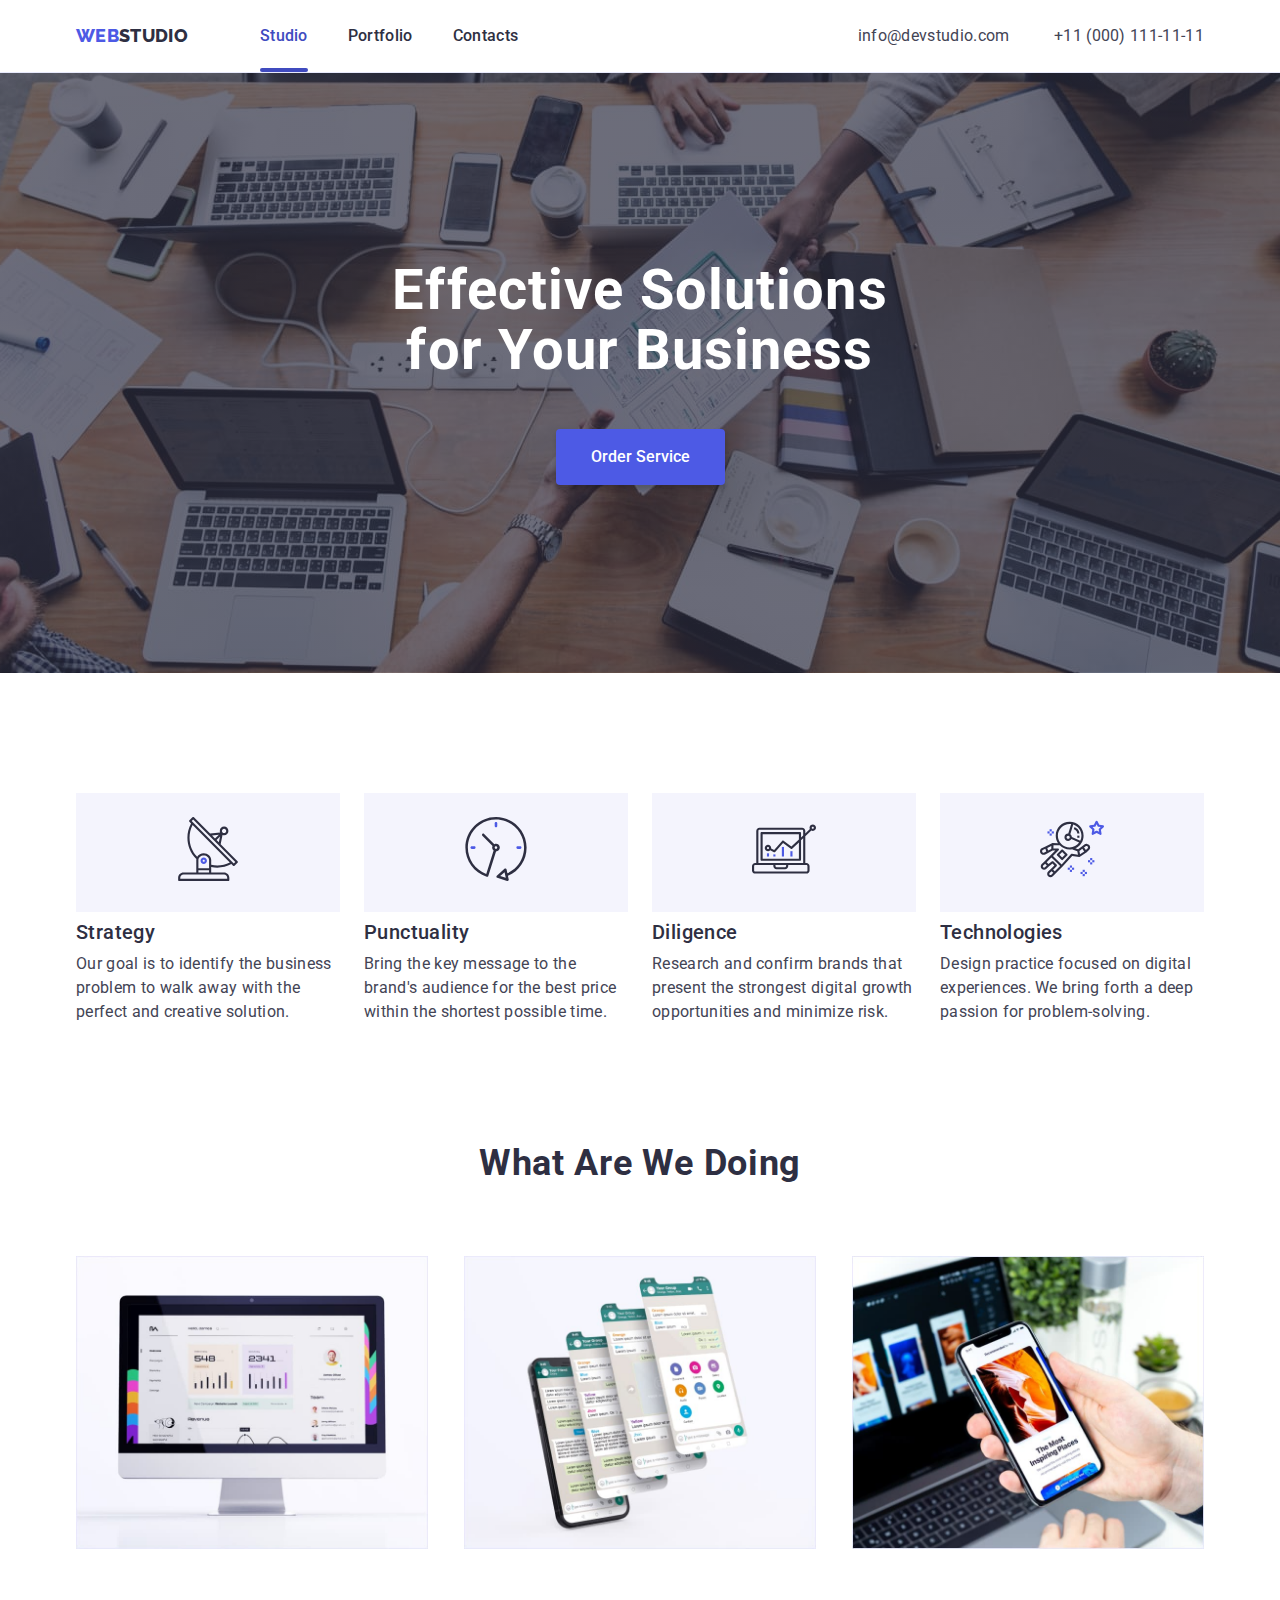
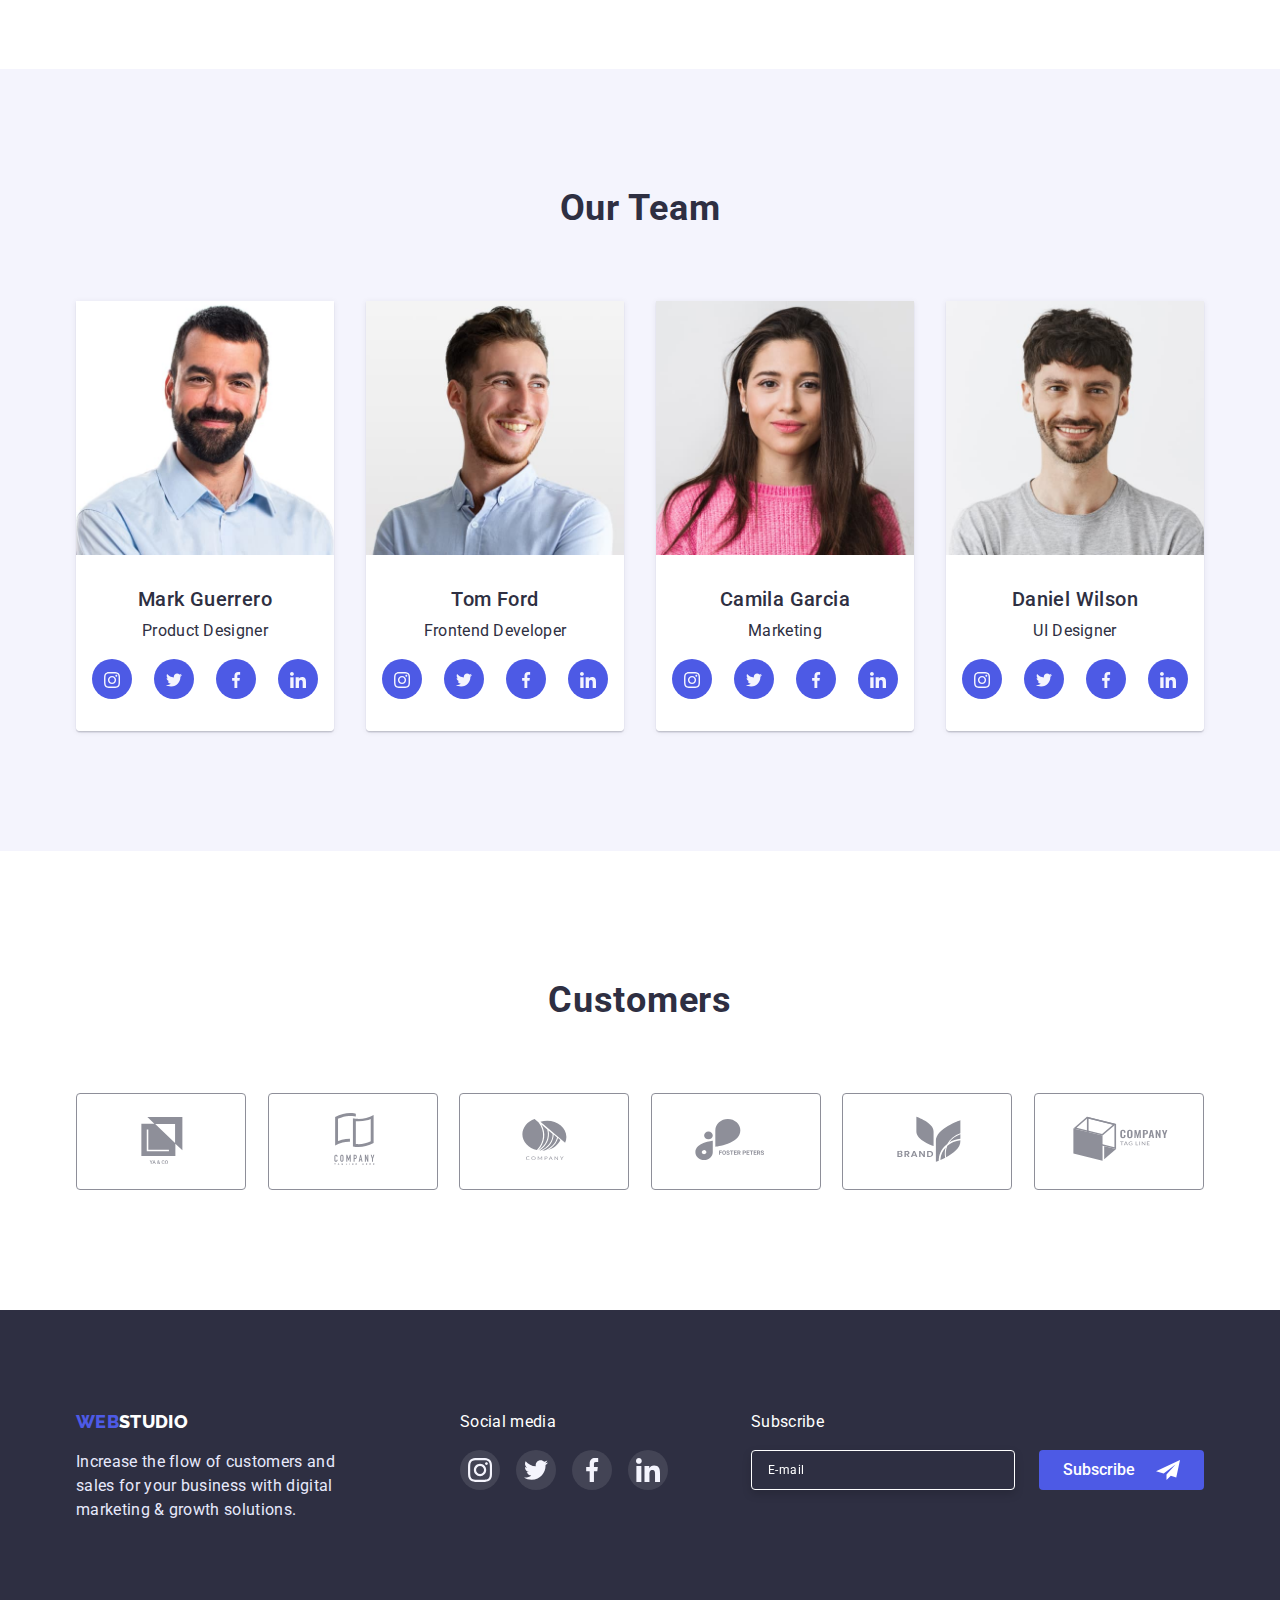
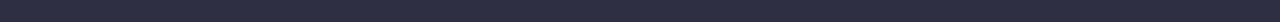
<file: index.html>
<!DOCTYPE html>
<html lang="en">
  <head>
    <meta charset="UTF-8" />
    <meta http-equiv="X-UA-Compatible" content="IE=edge" />
    <meta name="viewport" content="width=device-width, initial-scale=1.0" />
    <title>Web Studio</title>
    <link rel="preconnect" href="https://fonts.googleapis.com" />
    <link rel="preconnect" href="https://fonts.gstatic.com" crossorigin />
    <link
      href="https://fonts.googleapis.com/css2?family=Raleway:ital,wght@0,800;1,800&family=Roboto:ital,wght@0,400;0,500;0,700;0,900;1,400;1,500;1,700;1,900&display=swap"
      rel="stylesheet"
    />
    <link
      rel="stylesheet"
      href="https://cdnjs.cloudflare.com/ajax/libs/modern-normalize/1.0.0/modern-normalize.min.css"
    />
    <link rel="stylesheet" href="./css/styles.css" />
  </head>
  <body>
    <header class="header">
      <div class="container">
        <nav class="nav">
          <a href="./index.html" class="logo"
            ><span class="web">Web</span>Studio</a
          >
          <ul class="main-menu">
            <li class="menu-item current">
              <a href="./index.html" class="menu-link">Studio</a>
            </li>
            <li class="menu-item">
              <a href="./portfolio.html" class="menu-link">Portfolio</a>
            </li>
            <li class="menu-item">
              <a href="" class="menu-link">Contacts</a>
            </li>
          </ul>
        </nav>

        <address>
          <ul class="contacts">
            <li class="cont-item">
              <a href="mailto:info@devstudio.com" class="cont-link"
                >info@devstudio.com</a
              >
            </li>
            <li class="cont-item">
              <a href="tel:+110001111111" class="cont-link"
                >+11 (000) 111-11-11</a
              >
            </li>
          </ul>
        </address>
      </div>
    </header>
    <main>
      <!--Hero section-->
      <section class="hero">
        <div class="container">
          <h1 class="title1">Effective Solutions for Your Business</h1>
          <button type="button" class="action-button hero-cta" data-modal-open>
            Order Service
          </button>
        </div>
      </section>

      <!--Our advantages section-->

      <section class="benefits section">
        <div class="container">
          <h2 class="title2 visually-hidden">Benefits</h2>
          <ul class="benefits-grid">
            <li class="feature">
              <div class="feature-icons">
                <svg class="feature-icon">
                  <use href="./images/icons.svg#icon-antenna"></use>
                </svg>
              </div>
              <h3 class="title3">Strategy</h3>
              <p class="feature-text">
                Our goal is to identify the business problem to walk away with
                the perfect and creative solution.
              </p>
            </li>
            <li class="feature">
              <div class="feature-icons">
                <svg class="feature-icon">
                  <use href="./images/icons.svg#icon-clock"></use>
                </svg>
              </div>
              <h3 class="title3">Punctuality</h3>
              <p class="feature-text">
                Bring the key message to the brand's audience for the best price
                within the shortest possible time.
              </p>
            </li>
            <li class="feature">
              <div class="feature-icons">
                <svg class="feature-icon">
                  <use href="./images/icons.svg#icon-diagram"></use>
                </svg>
              </div>
              <h3 class="title3">Diligence</h3>
              <p class="feature-text">
                Research and confirm brands that present the strongest digital
                growth opportunities and minimize risk.
              </p>
            </li>
            <li class="feature">
              <div class="feature-icons">
                <svg class="feature-icon">
                  <use href="./images/icons.svg#icon-astronaut"></use>
                </svg>
              </div>
              <h3 class="title3">Technologies</h3>
              <p class="feature-text">
                Design practice focused on digital experiences. We bring forth a
                deep passion for problem-solving.
              </p>
            </li>
          </ul>
        </div>
      </section>

      <!--Our works section-->

      <section class="works section">
        <div class="container">
          <h2 class="title2">What are we doing</h2>
          <ul class="works-grid">
            <li class="work-item">
              <img
                src="./images/feature1.jpg"
                alt="desktop applications"
                width="360"
              />
            </li>
            <li class="work-item">
              <img
                src="./images/feature2.jpg"
                alt="messege applications"
                width="360"
              />
            </li>
            <li class="work-item">
              <img
                src="./images/feature3.jpg"
                alt="mobile applications"
                width="360"
              />
            </li>
          </ul>
        </div>
      </section>
      <!--Our tam section-->
      <section class="team section">
        <div class="container">
          <h2 class="title2">Our Team</h2>
          <ul class="team-grid">
            <li class="team-member">
              <img src="./images/team1.jpg" alt="Mark Guerrero" width="264" />
              <div class="team-name">
                <h3 class="title3">Mark Guerrero</h3>
                <p>Product Designer</p>
                <ul class="social-items">
                  <li>
                    <a href="" class="social-item">
                      <svg class="social-icon">
                        <use href="./images/icons.svg#icon-instagram"></use>
                      </svg>
                    </a>
                  </li>
                  <li>
                    <a href="" class="social-item">
                      <svg class="social-icon">
                        <use href="./images/icons.svg#icon-twitter"></use>
                      </svg>
                    </a>
                  </li>
                  <li>
                    <a href="" class="social-item">
                      <svg class="social-icon">
                        <use href="./images/icons.svg#icon-facebook"></use>
                      </svg>
                    </a>
                  </li>
                  <li>
                    <a href="" class="social-item">
                      <svg class="social-icon">
                        <use href="./images/icons.svg#icon-linkedin"></use>
                      </svg>
                    </a>
                  </li>
                </ul>
              </div>
            </li>
            <li class="team-member">
              <img src="./images/team2.jpg" alt="Tom Ford" width="264" />
              <div class="team-name">
                <h3 class="title3">Tom Ford</h3>
                <p>Frontend Developer</p>
                <ul class="social-items">
                  <li>
                    <a href="" class="social-item">
                      <svg class="social-icon">
                        <use href="./images/icons.svg#icon-instagram"></use>
                      </svg>
                    </a>
                  </li>
                  <li>
                    <a href="" class="social-item">
                      <svg class="social-icon">
                        <use href="./images/icons.svg#icon-twitter"></use>
                      </svg>
                    </a>
                  </li>
                  <li>
                    <a href="" class="social-item">
                      <svg class="social-icon">
                        <use href="./images/icons.svg#icon-facebook"></use>
                      </svg>
                    </a>
                  </li>
                  <li>
                    <a href="" class="social-item">
                      <svg class="social-icon">
                        <use href="./images/icons.svg#icon-linkedin"></use>
                      </svg>
                    </a>
                  </li>
                </ul>
              </div>
            </li>
            <li class="team-member">
              <img src="./images/team3.jpg" alt="Camila Garcia" width="264" />
              <div class="team-name">
                <h3 class="title3">Camila Garcia</h3>
                <p>Marketing</p>
                <ul class="social-items">
                  <li>
                    <a href="" class="social-item">
                      <svg class="social-icon">
                        <use href="./images/icons.svg#icon-instagram"></use>
                      </svg>
                    </a>
                  </li>
                  <li>
                    <a href="" class="social-item">
                      <svg class="social-icon">
                        <use href="./images/icons.svg#icon-twitter"></use>
                      </svg>
                    </a>
                  </li>
                  <li>
                    <a href="" class="social-item">
                      <svg class="social-icon">
                        <use href="./images/icons.svg#icon-facebook"></use>
                      </svg>
                    </a>
                  </li>
                  <li>
                    <a href="" class="social-item">
                      <svg class="social-icon">
                        <use href="./images/icons.svg#icon-linkedin"></use>
                      </svg>
                    </a>
                  </li>
                </ul>
              </div>
            </li>
            <li class="team-member">
              <img src="./images/team4.jpg" alt="Daniel Wilson" width="264" />
              <div class="team-name">
                <h3 class="title3">Daniel Wilson</h3>
                <p>UI Designer</p>
                <ul class="social-items">
                  <li>
                    <a href="" class="social-item">
                      <svg class="social-icon">
                        <use href="./images/icons.svg#icon-instagram"></use>
                      </svg>
                    </a>
                  </li>
                  <li>
                    <a href="" class="social-item">
                      <svg class="social-icon">
                        <use href="./images/icons.svg#icon-twitter"></use>
                      </svg>
                    </a>
                  </li>
                  <li>
                    <a href="" class="social-item">
                      <svg class="social-icon">
                        <use href="./images/icons.svg#icon-facebook"></use>
                      </svg>
                    </a>
                  </li>
                  <li>
                    <a href="" class="social-item">
                      <svg class="social-icon">
                        <use href="./images/icons.svg#icon-linkedin"></use>
                      </svg>
                    </a>
                  </li>
                </ul>
              </div>
            </li>
          </ul>
        </div>
      </section>
      <section class="section customers">
        <div class="container">
          <h2 class="title2">Customers</h2>
          <ul class="customers-list">
            <li>
              <a href="" class="customer-item">
                <svg class="customer-icon">
                  <use href="./images/icons.svg#icon-customer1"></use>
                </svg>
              </a>
            </li>
            <li>
              <a href="" class="customer-item">
                <svg class="customer-icon">
                  <use href="./images/icons.svg#icon-customer2"></use>
                </svg>
              </a>
            </li>
            <li>
              <a href="" class="customer-item">
                <svg class="customer-icon">
                  <use href="./images/icons.svg#icon-customer3"></use>
                </svg>
              </a>
            </li>
            <li>
              <a href="" class="customer-item">
                <svg class="customer-icon">
                  <use href="./images/icons.svg#icon-customer4"></use>
                </svg>
              </a>
            </li>
            <li>
              <a href="" class="customer-item">
                <svg class="customer-icon">
                  <use href="./images/icons.svg#icon-customer5"></use>
                </svg>
              </a>
            </li>
            <li>
              <a href="" class="customer-item">
                <svg class="customer-icon">
                  <use href="./images/icons.svg#icon-customer6"></use>
                </svg>
              </a>
            </li>
          </ul>
        </div>
      </section>
      <div class="backdrop is-hidden" data-modal>
        <div class="modal">
          <div class="cross" data-modal-close>
            <svg class="close">
              <use href="./images/icons.svg#icon-close"></use>
            </svg>
          </div>
          <form class="form">
            <h2>Leave your contacts and we will call you back</h2>
            <div class="input-field">
              <label for="user-name" class="form-label">Name</label>
              <input
                type="text"
                name="name"
                class="form-field"
                id="user-name"
                autofocus
              />
              <svg class="form-icon">
                <use href="./images/icons.svg#icon-name"></use>
              </svg>
            </div>
            <div class="input-field">
              <label for="user-phone" class="form-label">Phone</label>
              <input
                type="tel"
                name="phone"
                class="form-field"
                id="user-phone"
              />
              <svg class="form-icon">
                <use href="./images/icons.svg#icon-phone"></use>
              </svg>
            </div>
            <div class="input-field">
              <label for="user-email" class="form-label">Email</label>
              <input
                type="email"
                name="email"
                class="form-field"
                id="user-email"
              />
              <svg class="form-icon">
                <use href="./images/icons.svg#icon-mail"></use>
              </svg>
            </div>
            <div class="input-field">
              <label for="comment" class="form-label">Comment</label>
              <textarea
                name="comment"
                rows="5"
                placeholder="Text input"
                class="form-area"
                id="comment"
              ></textarea>
            </div>
            <label class="form-checkbox">
              <input
                type="checkbox"
                name="agreement"
                value="agreement"
                class="agree-checkbox"
              />
              <svg class="checkbox-icon">
                <use href="./images/icons.svg#icon-check"></use>
              </svg>
              I accept the terms and conditions of the&nbsp;<a href=""
                >Privacy Policy</a
              >
            </label>
            <button type="submit" class="action-button form-button">
              Submit
            </button>
          </form>
        </div>
      </div>
    </main>
    <footer class="footer">
      <div class="container">
        <div class="footer-columns">
          <div class="footer-column1">
            <a href="./index.html" class="logo"
              ><span class="web">Web</span>Studio</a
            >
            <p class="footer-text">
              Increase the flow of customers and sales for your business with
              digital marketing & growth solutions.
            </p>
          </div>
          <div class="footer-column2">
            <p>Social media</p>
            <ul class="social-items">
              <li>
                <a href="" class="social-item">
                  <svg class="social-icon">
                    <use href="./images/icons.svg#icon-instagram"></use>
                  </svg>
                </a>
              </li>
              <li>
                <a href="" class="social-item">
                  <svg class="social-icon">
                    <use href="./images/icons.svg#icon-twitter"></use>
                  </svg>
                </a>
              </li>
              <li>
                <a href="" class="social-item">
                  <svg class="social-icon">
                    <use href="./images/icons.svg#icon-facebook"></use>
                  </svg>
                </a>
              </li>
              <li>
                <a href="" class="social-item">
                  <svg class="social-icon">
                    <use href="./images/icons.svg#icon-linkedin"></use>
                  </svg>
                </a>
              </li>
            </ul>
          </div>
          <div class="footer-column3">
            <p>Subscribe</p>
            <form class="subscription-form">
              <label for="sub-email" class="visually-hidden">email</label>
              <input
                name="email"
                type="email"
                placeholder="E-mail"
                id="sub-email"
              />
              <button type="submit" class="subscribe-button">Subscribe</button>
            </form>
          </div>
        </div>
      </div>
    </footer>
    <script src="./js/modal.js"></script>
  </body>
</html>
</file>
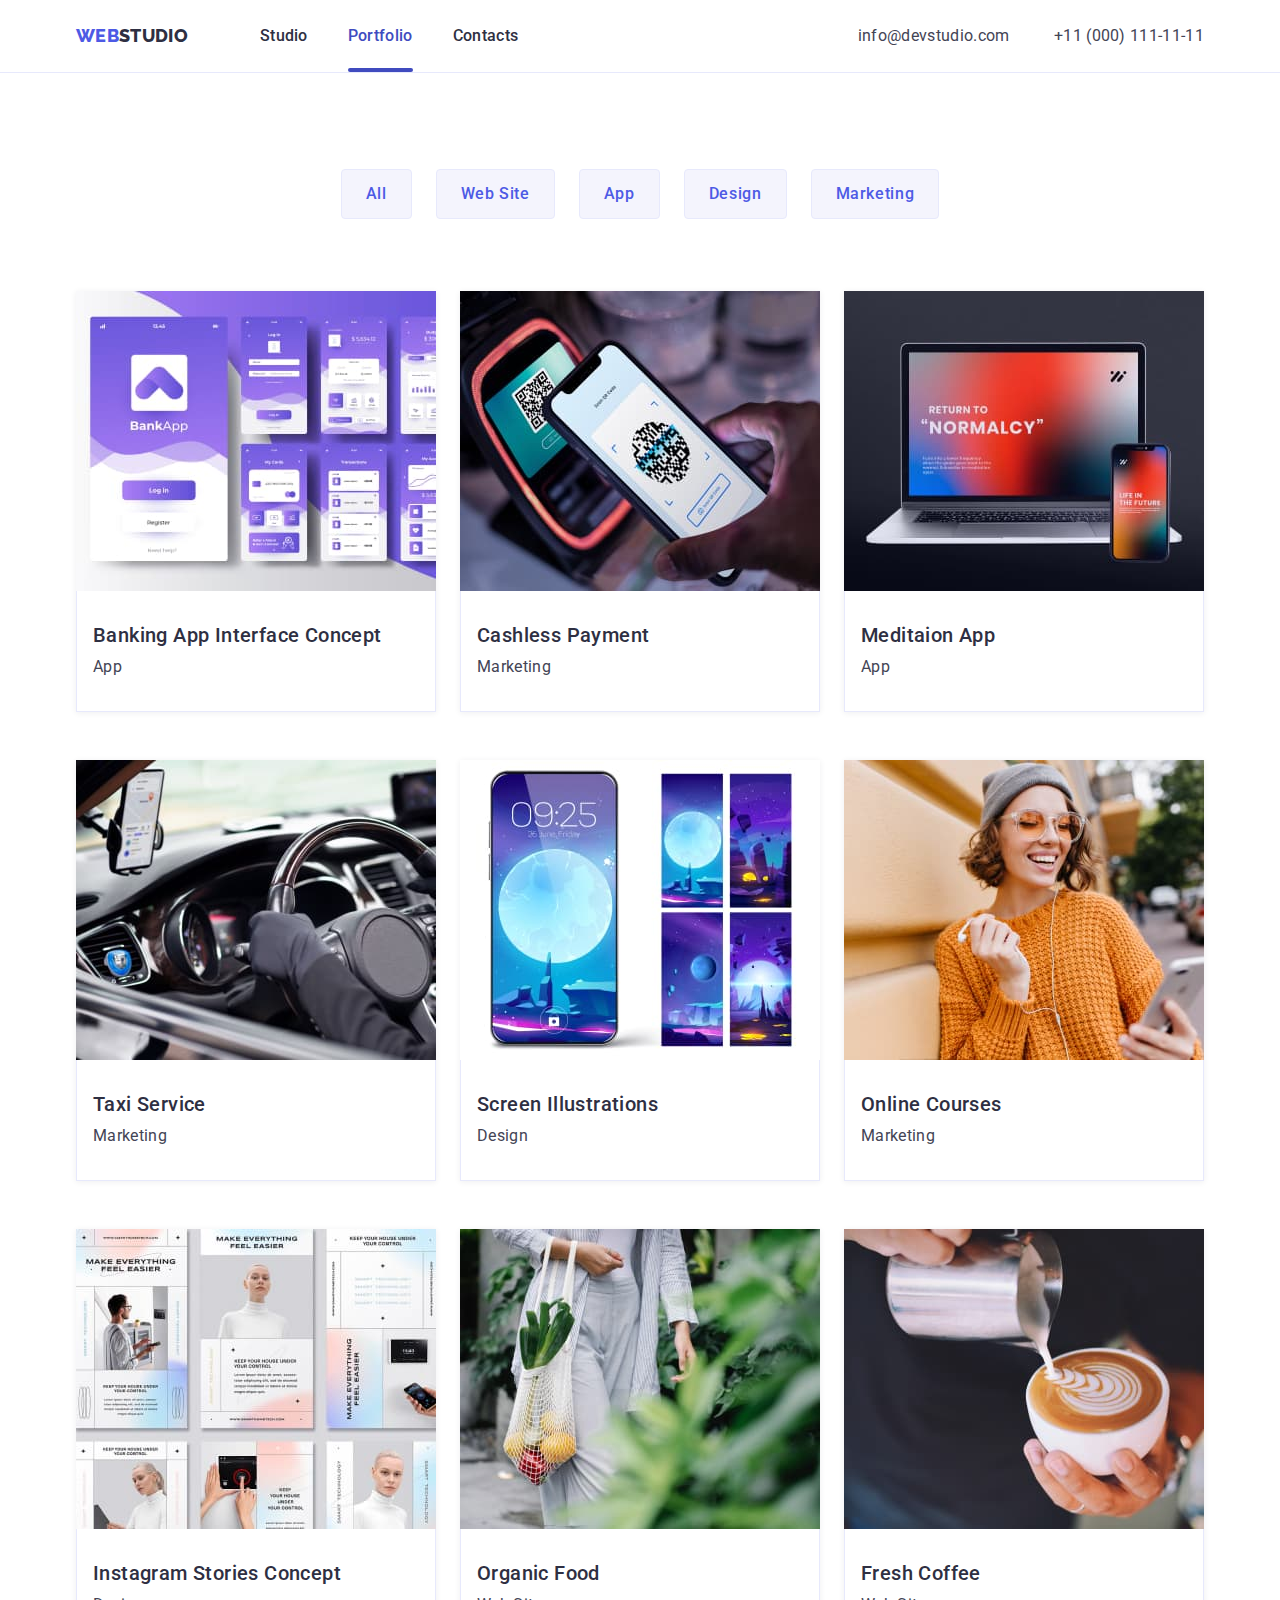
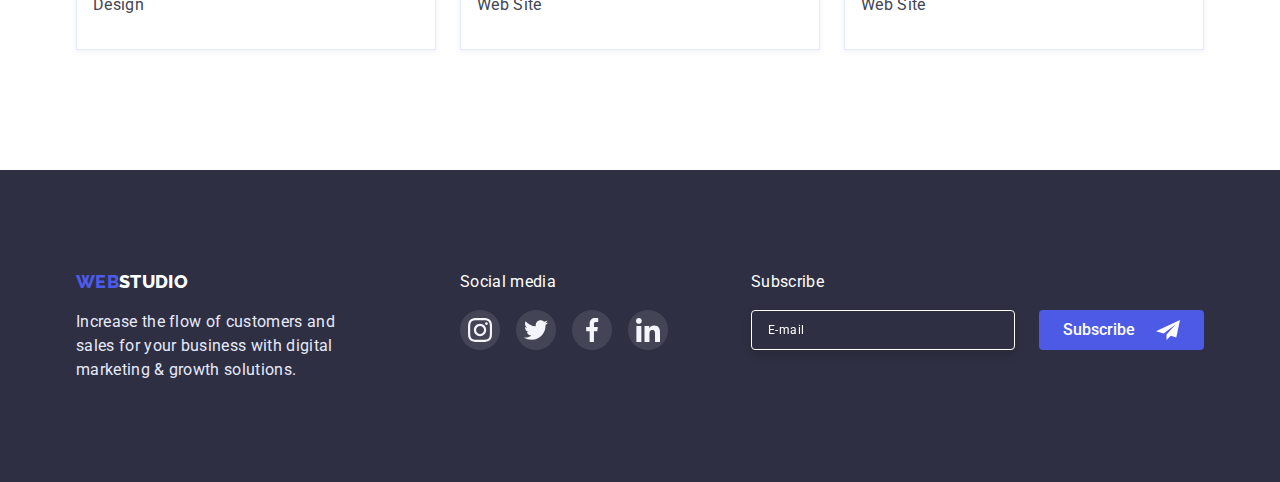
<file: portfolio.html>
<!DOCTYPE html>
<html lang="en">
  <head>
    <meta charset="UTF-8" />
    <meta http-equiv="X-UA-Compatible" content="IE=edge" />
    <meta name="viewport" content="width=device-width, initial-scale=1.0" />
    <title>Web Studio</title>
    <link rel="preconnect" href="https://fonts.googleapis.com" />
    <link rel="preconnect" href="https://fonts.gstatic.com" crossorigin />
    <link
      href="https://fonts.googleapis.com/css2?family=Raleway:ital,wght@0,800;1,800&family=Roboto:ital,wght@0,400;0,500;0,700;0,900;1,400;1,500;1,700;1,900&display=swap"
      rel="stylesheet"
    />
    <link
      rel="stylesheet"
      href="https://cdnjs.cloudflare.com/ajax/libs/modern-normalize/1.0.0/modern-normalize.min.css"
    />
    <link rel="stylesheet" href="./css/styles.css" />
  </head>
  <body>
    <header class="header">
      <div class="container">
        <nav class="nav">
          <a href="./index.html" class="logo"
            ><span class="web">Web</span>Studio</a
          >
          <ul class="main-menu">
            <li class="menu-item">
              <a href="./index.html" class="menu-link">Studio</a>
            </li>
            <li class="menu-item current">
              <a href="./portfolio.html" class="menu-link">Portfolio</a>
            </li>
            <li class="menu-item">
              <a href="" class="menu-link">Contacts</a>
            </li>
          </ul>
        </nav>

        <address>
          <ul class="contacts">
            <li class="cont-item">
              <a href="mailto:info@devstudio.com" class="cont-link"
                >info@devstudio.com</a
              >
            </li>
            <li class="cont-item">
              <a href="tel:+110001111111" class="cont-link"
                >+11 (000) 111-11-11</a
              >
            </li>
          </ul>
        </address>
      </div>
    </header>
    <main>
      <section class="container section-portfolio">
        <h1 class="title1 visually-hidden">Portfolio</h1>
        <!--Navigation tabs-->
        <ul class="projects-nav">
          <li class="project-tab">
            <button type="button" class="project-type">All</button>
          </li>
          <li class="project-tab">
            <button type="button" class="project-type">Web Site</button>
          </li>
          <li class="project-tab">
            <button type="button" class="project-type">App</button>
          </li>
          <li class="project-tab">
            <button type="button" class="project-type">Design</button>
          </li>
          <li class="project-tab">
            <button type="button" class="project-type">Marketing</button>
          </li>
        </ul>
        <!--Projects grid-->
        <ul class="projects">
          <li class="project-item">
            <article>
              <a href="" class="card">
                <div class="card-img">
                  <img
                    src="./images/project1.jpg"
                    alt="Banking App Interface Concept"
                    width="360"
                  />
                  <div class="project-desc">
                    14 Stylish and User-Friendly App Design Concepts · Task
                    Manager App · Calorie Tracker App · Exotic Fruit Ecommerce
                    App · Cloud Storage App
                  </div>
                </div>
                <div class="card-content">
                  <h3 class="card-title">Banking App Interface Concept</h3>
                  <p class="project-item-type">App</p>
                </div>
              </a>
            </article>
          </li>

          <li class="project-item">
            <article>
              <a href="" class="card">
                <div class="card-img">
                  <img
                    src="./images/project2.jpg"
                    alt="Cashless Payment"
                    width="360"
                  />
                  <div class="project-desc">
                    14 Stylish and User-Friendly App Design Concepts · Task
                    Manager App · Calorie Tracker App · Exotic Fruit Ecommerce
                    App · Cloud Storage App
                  </div>
                </div>
                <div class="card-content">
                  <h3 class="card-title">Cashless Payment</h3>
                  <p class="project-item-type">Marketing</p>
                </div>
              </a>
            </article>
          </li>

          <li class="project-item">
            <article>
              <a href="" class="card">
                <div class="card-img">
                  <img
                    src="./images/project3.jpg"
                    alt="Meditaion App"
                    width="360"
                  />
                  <div class="project-desc">
                    14 Stylish and User-Friendly App Design Concepts · Task
                    Manager App · Calorie Tracker App · Exotic Fruit Ecommerce
                    App · Cloud Storage App
                  </div>
                </div>
                <div class="card-content">
                  <h3 class="card-title">Meditaion App</h3>
                  <p class="project-item-type">App</p>
                </div>
              </a>
            </article>
          </li>

          <li class="project-item">
            <article>
              <a href="" class="card">
                <div class="card-img">
                  <img
                    src="./images/project4.jpg"
                    alt="Taxi Service"
                    width="360"
                  />
                  <div class="project-desc">
                    14 Stylish and User-Friendly App Design Concepts · Task
                    Manager App · Calorie Tracker App · Exotic Fruit Ecommerce
                    App · Cloud Storage App
                  </div>
                </div>
                <div class="card-content">
                  <h3 class="card-title">Taxi Service</h3>
                  <p class="project-item-type">Marketing</p>
                </div>
              </a>
            </article>
          </li>

          <li class="project-item">
            <article>
              <a href="" class="card">
                <div class="card-img">
                  <img
                    src="./images/project5.jpg"
                    alt="Screen Illustrations"
                    width="360"
                  />
                  <div class="project-desc">
                    14 Stylish and User-Friendly App Design Concepts · Task
                    Manager App · Calorie Tracker App · Exotic Fruit Ecommerce
                    App · Cloud Storage App
                  </div>
                </div>
                <div class="card-content">
                  <h3 class="card-title">Screen Illustrations</h3>
                  <p class="project-item-type">Design</p>
                </div>
              </a>
            </article>
          </li>

          <li class="project-item">
            <article>
              <a href="" class="card">
                <div class="card-img">
                  <img
                    src="./images/project6.jpg"
                    alt="Online Courses"
                    width="360"
                  />
                  <div class="project-desc">
                    14 Stylish and User-Friendly App Design Concepts · Task
                    Manager App · Calorie Tracker App · Exotic Fruit Ecommerce
                    App · Cloud Storage App
                  </div>
                </div>
                <div class="card-content">
                  <h3 class="card-title">Online Courses</h3>
                  <p class="project-item-type">Marketing</p>
                </div>
              </a>
            </article>
          </li>

          <li class="project-item">
            <article>
              <a href="" class="card">
                <div class="card-img">
                  <img
                    src="./images/project7.jpg"
                    alt="Instagram Stories Concept"
                    width="360"
                  />
                  <div class="project-desc">
                    14 Stylish and User-Friendly App Design Concepts · Task
                    Manager App · Calorie Tracker App · Exotic Fruit Ecommerce
                    App · Cloud Storage App
                  </div>
                </div>
                <div class="card-content">
                  <h3 class="card-title">Instagram Stories Concept</h3>
                  <p class="project-item-type">Design</p>
                </div>
              </a>
            </article>
          </li>

          <li class="project-item">
            <article>
              <a href="" class="card">
                <div class="card-img">
                  <img
                    src="./images/project8.jpg"
                    alt="Organic Food"
                    width="360"
                  />
                  <div class="project-desc">
                    14 Stylish and User-Friendly App Design Concepts · Task
                    Manager App · Calorie Tracker App · Exotic Fruit Ecommerce
                    App · Cloud Storage App
                  </div>
                </div>
                <div class="card-content">
                  <h3 class="card-title">Organic Food</h3>
                  <p class="project-item-type">Web Site</p>
                </div>
              </a>
            </article>
          </li>

          <li class="project-item">
            <article>
              <a href="" class="card">
                <div class="card-img">
                  <img
                    src="./images/project9.jpg"
                    alt="Fresh Coffee"
                    width="360"
                  />
                  <div class="project-desc">
                    14 Stylish and User-Friendly App Design Concepts · Task
                    Manager App · Calorie Tracker App · Exotic Fruit Ecommerce
                    App · Cloud Storage App
                  </div>
                </div>
                <div class="card-content">
                  <h3 class="card-title">Fresh Coffee</h3>
                  <p class="project-item-type">Web Site</p>
                </div>
              </a>
            </article>
          </li>
        </ul>
      </section>
    </main>
    <footer class="footer">
      <div class="container">
        <div class="footer-columns">
          <div class="footer-column1">
            <a href="./index.html" class="logo"
              ><span class="web">Web</span>Studio</a
            >
            <p class="footer-text">
              Increase the flow of customers and sales for your business with
              digital marketing & growth solutions.
            </p>
          </div>
          <div class="footer-column2">
            <p>Social media</p>
            <ul class="social-items">
              <li>
                <a href="" class="social-item">
                  <svg class="social-icon">
                    <use href="./images/icons.svg#icon-instagram"></use>
                  </svg>
                </a>
              </li>
              <li>
                <a href="" class="social-item">
                  <svg class="social-icon">
                    <use href="./images/icons.svg#icon-twitter"></use>
                  </svg>
                </a>
              </li>
              <li>
                <a href="" class="social-item">
                  <svg class="social-icon">
                    <use href="./images/icons.svg#icon-facebook"></use>
                  </svg>
                </a>
              </li>
              <li>
                <a href="" class="social-item">
                  <svg class="social-icon">
                    <use href="./images/icons.svg#icon-linkedin"></use>
                  </svg>
                </a>
              </li>
            </ul>
          </div>
          <div class="footer-column3">
            <p>Subscribe</p>
            <form class="subscription-form">
              <label for="sub-email" class="visually-hidden">email</label>
              <input
                name="email"
                type="email"
                placeholder="E-mail"
                id="sub-email"
              />
              <button type="submit" class="subscribe-button">Subscribe</button>
            </form>
          </div>
        </div>
      </div>
    </footer>
  </body>
</html>
</file>
<file: css/styles.css>
:root {
  --hero-bg: #2e2f42;
  --primary: #4d5ae5;
  --accent: #e7e9fc;
  --light: #f4f4fd;
  --pressed: #404bbf;
  --text: #434455;
  --l-slate: #8e8f99;
  --success: #31d0aa;
  --horizontal-gap: 24px;
  --vertical-gap: 48px;
  --large-v-gap: 120px;
  --timing-cubic: cubic-bezier(0.4, 0, 0.2, 1);
}

body {
  font-family: "Roboto", sans-serif;
  font-size: 16px;
  line-height: 1.5;
  letter-spacing: 0.02em;
  margin: auto;
  padding: 0;
  border: 0;
  color: var(--hero-bg);
}

h1,
h2,
h3,
h4,
h5,
h6,
p {
  margin-top: 0;
  margin-bottom: 0;
}

ul {
  padding: 0;
  margin: 0;
}

img {
  display: block;
  width: 100%;
  height: auto;
}

.container {
  width: 1158px;
  margin: 0 auto;
  padding: 0 15px;
}

.logo {
  font-family: "Raleway", sans-serif;
  text-transform: uppercase;
  text-decoration: none;
  font-weight: 800;
  font-size: 18px;
  line-height: 1.33;
  color: var(--hero-bg);
}

.web {
  color: var(--primary);
}

.header {
  border-bottom: 1px solid #e7e9fc;
}

.header .container,
.nav {
  display: flex;
  align-items: center;
  justify-content: space-between;
}

.nav > .nav-link {
  color: var(--hero-bg);
}

.title1 {
  font-weight: 700;
  font-size: 56px;
  line-height: 1.07;
  letter-spacing: 0.02em;
}

.title2 {
  font-weight: 700;
  font-size: 36px;
  line-height: 1.11;
  letter-spacing: 0.02em;
  text-transform: capitalize;
}

.title3,
.card-title {
  font-weight: 500;
  font-size: 20px;
  line-height: 1.2;
  letter-spacing: 0.02em;
  color: var(--hero-bg);
}

.visually-hidden {
  position: absolute;
  width: 1px;
  height: 1px;
  margin: -1px;
  border: 0;
  padding: 0;
  white-space: nowrap;
  clip-path: inset(100%);
  clip: rect(0 0 0 0);
  overflow: hidden;
}

.main-menu {
  display: flex;
  list-style: none;
  margin-left: 72px;
  padding: 24px 0;
}

.menu-item {
  font-weight: 500;
  font-size: 16px;
  line-height: 1.5;
  letter-spacing: 0.02em;
  margin-right: 40px;
}

.menu-item:last-child {
  margin-right: 0;
}

.current {
  position: relative;
}

.current > .menu-link {
  color: var(--pressed);
}

.current > .menu-link::after {
  position: absolute;
  content: "";
  width: 100%;
  height: 4px;
  left: 0px;
  top: 44px;
  background: var(--pressed);
  border-radius: 2px;
}

.menu-link {
  text-decoration: none;
  color: var(--hero-bg);
  transition: color 250ms var(--timing-cubic);
}

.menu-link:hover,
.menu-link:focus {
  color: var(--pressed);
}

.cont-item {
  display: inline-flex;
  font-size: 16px;
  line-height: 1.5;
  letter-spacing: 0.02em;
  color: var(--text);
  text-decoration: none;
  margin-left: 40px;
}

.cont-item:first-child {
  margin-left: 0;
}

.cont-link {
  text-decoration: none;
  color: var(--text);
  font-style: normal;
  transition: color 250ms var(--timing-cubic);
}

.cont-link:hover,
.cont-link:focus {
  color: var(--pressed);
}

.hero {
  display: block;
  background-color: var(--hero-bg);
  background-position: center;
  background-image: linear-gradient(
      rgba(46, 47, 66, 0.7),
      rgba(46, 47, 66, 0.7)
    ),
    url("../images/hero-banner.jpg");
  background-position: 50% 50%;
  background-repeat: no-repeat;
  background-size: cover;
  padding: 188px 0;
}

.hero .title1 {
  color: white;
  text-align: center;
  width: 496px;
  margin: auto;
}

.action-button {
  padding: 16px 32px;
  background-color: var(--primary);
  box-shadow: 0px 4px 4px rgba(0, 0, 0, 0.15);
  border-radius: 4px;
  border: 0;
  color: #fff;
  font-family: "Roboto", sans-serif;
  font-weight: 500;
  font-size: 16px;
  line-height: 1.5;
  display: block;
  cursor: pointer;
  min-width: 169px;
  transition: background-color 250ms var(--timing-cubic);
}

.hero-cta {
  margin: 48px auto 0;
}

.action-button:hover,
.action-button:focus {
  background-color: var(--pressed);
}

.section {
  padding-top: var(--large-v-gap);
  padding-bottom: var(--large-v-gap);
}

.section-portfolio {
  padding-top: 96px;
  padding-bottom: var(--large-v-gap);
}

.customers {
  padding-top: 130px;
  text-align: center;
}

.benefits {
  padding-bottom: 0;
}

.works {
  padding-bottom: var(--large-v-gap);
}

.works .title2 {
  text-align: center;
}

.benefits-grid,
.works-grid,
.team-grid {
  display: flex;
  list-style: none;
  justify-content: space-between;
  margin: 0;
  padding: 0;
}

.works-grid,
.team-grid {
  margin-top: 72px;
}

.team-member {
  flex-basis: calc(100% / 4 - var(--horizontal-gap));
  box-shadow: 0px 1px 6px rgba(46, 47, 66, 0.08),
    0px 1px 1px rgba(46, 47, 66, 0.16), 0px 2px 1px rgba(46, 47, 66, 0.08);
  border-radius: 0px 0px 4px 4px;
  overflow: hidden;
}

.work-item {
  flex-basis: calc(100% / 3 - var(--horizontal-gap));
}

.team-name {
  padding: 32px 16px;
  background-color: #fff;
  text-align: center;
}

.team-name p {
  margin: 8px 0;
}

.social-items {
  display: flex;
  list-style: none;
  justify-content: space-between;
  align-items: center;
  margin-top: 16px;
}

.social-items li:not(:last-child) {
  margin-right: 16px;
}

.social-item {
  background-color: var(--primary);
  width: 40px;
  height: 40px;
  border-radius: 50%;
  padding: 12px;
  display: block;
  transition: background-color 250ms var(--timing-cubic);
}

.social-item:last-child {
  margin-right: 0;
}

.social-item:hover,
.social-item:focus {
  background-color: var(--pressed);
}

.social-icon {
  width: 16px;
  height: 16px;
}

.feature {
  flex-basis: calc((100% / 4 - var(--horizontal-gap)));
  display: inline-block;
}

.feature-icons {
  background-color: var(--light);
  padding: 24px 100px;
  display: block;
  margin-bottom: 8px;
}

.feature-icon {
  width: 64px;
  height: 64px;
}

.feature-text {
  margin-top: 8px;
}

.customers-list {
  display: flex;
  list-style: none;
  justify-content: space-between;
  margin-top: 72px;
}

.customer-item {
  border: 1px solid var(--l-slate);
  border-radius: 4px;
  padding: 16px 32px;
  display: block;
  fill: var(--l-slate);
  transition: border 250ms var(--timing-cubic), fill 250ms var(--timing-cubic);
}

.customer-item:hover,
.customer-item:focus {
  fill: var(--pressed);
  border: 1px solid var(--pressed);
}

.customer-icon {
  width: 104px;
  height: 56px;
}

.feature-text,
.project-item-type {
  font-size: 16px;
  line-height: 1.5;
  letter-spacing: 0.02em;
  color: var(--text);
}

.projects {
  padding: 0;
  list-style: none;
  display: flex;
  flex-wrap: wrap;
  /* margin-left: calc(-1 * var(--horizontal-gap));
  margin-top: calc(-1 * var(--vertical-gap)); */
}

.projects > .project-item {
  /* flex-basis: calc((100% / 3 - var(--horizontal-gap))); */
  flex-basis: calc((100% - 2 * var(--horizontal-gap)) / 3);
  list-style: none;
  margin-left: var(--horizontal-gap);
  margin-top: var(--vertical-gap);
}

.projects > .project-item:nth-child(3n + 1) {
  margin-left: 0;
}

.projects > .project-item:nth-child(-n + 3) {
  margin-top: 0;
}

.projects-nav {
  display: flex;
  justify-content: center;
  /* padding-top: 96px; */
  margin-bottom: 72px;
}

.project-type {
  cursor: pointer;
  background-color: var(--light);
  padding: 12px 24px;
  border: 1px solid var(--accent);
  border-radius: 4px;
  color: var(--primary);
  font-weight: 500;
  font-size: 16px;
  line-height: 1.5;
  display: flex;
  letter-spacing: 0.04em;
  font-style: normal;
  font-family: "Roboto", sans-serif;
  transition: box-shadow 250ms var(--timing-cubic),
    background-color 250ms var(--timing-cubic);
}

.project-tab {
  list-style: none;
  margin-right: 24px;
}

.project-tab:last-child {
  margin-right: 0;
}

.project-type:hover,
.project-type:focus {
  background: var(--primary);
  box-shadow: 0px 3px 1px rgba(0, 0, 0, 0.1), 0px 2px 1px rgba(0, 0, 0, 0.08),
    0px 2px 2px rgba(0, 0, 0, 0.12);
  color: #fff;
  border: 1px solid var(--primary);
  font-weight: 500;
  font-style: normal;
}

.project-desc {
  position: absolute;
  top: 100%;
  background-color: var(--primary);
  width: 100%;
  height: 100%;
  padding: 40px 32px;
  font-size: 16px;
  line-height: 24px;
  letter-spacing: 0.02em;
  color: var(--light);
  opacity: 0;
  transition: 250ms transform var(--timing-cubic);
}

.card {
  box-shadow: 0px 1px 6px rgba(46, 47, 66, 0.08);
  transition: box-shadow 250ms var(--timing-cubic);
  text-decoration: none;
  display: block;
}

.card:hover,
.card:focus {
  box-shadow: 0px 1px 6px rgba(46, 47, 66, 0.08),
    0px 1px 1px rgba(46, 47, 66, 0.16), 0px 2px 1px rgba(46, 47, 66, 0.08);
}

.card:hover .project-desc,
.card:focus .project-desc {
  opacity: 1;
  transform: translateY(-100%);
}

.card-img {
  position: relative;
  overflow: hidden;
}

.card-content {
  padding: 32px 16px;
  border-left: 1px solid #e7e9fc;
  border-right: 1px solid #e7e9fc;
  border-bottom: 1px solid #e7e9fc;
}

.project-item-type {
  margin-top: 8px;
}

.team {
  background-color: var(--light);
}

.team .title2 {
  text-align: center;
}

.footer {
  background-color: var(--hero-bg);
  font-size: 16px;
  line-height: 1.5;
  letter-spacing: 0.02em;
  color: var(--accent);
  min-height: 310px;
  padding: 100px 0;
}

.footer .logo {
  display: inline-block;
  color: #fff;
  margin-bottom: 16px;
}

.footer-text {
  width: 264px;
}

.footer-columns {
  list-style: none;
  display: flex;
}

.footer-column2 {
  margin-left: var(--large-v-gap);
}

.footer-column2 p,
.footer-column3 p {
  color: #fff;
}

.footer-column3 {
  margin-left: auto;
}

.footer-column3 p {
  margin-bottom: 16px;
}

.footer-columns .social-item {
  background: rgba(255, 255, 255, 0.1);
  padding: 8px;
}

.footer-columns .social-item:hover,
.footer-columns .social-item:focus {
  background: var(--success);
  padding: 8px;
}

.footer-columns .social-icon {
  width: 24px;
  height: 24px;
}

.footer-columns .social-icon:hover {
  width: 24px;
  height: 24px;
  background: var(--success);
}

.backdrop {
  position: fixed;
  width: 100%;
  height: 100%;
  top: 0;
  background-color: rgba(46, 47, 66, 0.4);
  transition: opacity 250ms var(--timing-cubic);
}

.backdrop.is-hidden {
  opacity: 0;
  pointer-events: none;
}

.backdrop.is-hidden .modal {
  transform: translate(-50%, -50%) scale(0.8);
}

.modal {
  position: absolute;
  width: 408px;
  height: 584px;
  background-color: #fff;
  border-radius: 4px;
  left: 50%;
  top: 50%;
  transform: translate(-50%, -50%) scale(1);
  transition: transform 250ms var(--timing-cubic);
  padding-top: 72px;
  padding-left: var(--horizontal-gap);
  padding-right: var(--horizontal-gap);
  display: block;
}

.cross,
.close {
  position: absolute;
  width: 24px;
  height: 24px;
  display: block;
}

.cross {
  top: 24px;
  right: 24px;
  background-color: rgba(231, 233, 252, 0.1);
  border: 1px solid rgba(46, 47, 66, 0.1);
  border-radius: 50%;
  transition: background-color 250ms var(--timing-cubic);
}

.close {
  fill: var(--hero-bg);
  opacity: 1;
  width: 8px;
  height: 8px;
  top: 50%;
  left: 50%;
  transform: translate(-50%, -50%);
  transition: fill 250ms var(--timing-cubic);
}

.cross:hover {
  background-color: var(--pressed);
  opacity: 1;
  border: 0;
}

.cross:hover .close {
  fill: #f4f4fd;
}

.form h2 {
  font-weight: 500;
  font-size: 16px;
  line-height: 24px;
  text-align: center;
  letter-spacing: 0.02em;
  color: var(--hero-bg);
  margin-bottom: 16px;
}

.input-field {
  display: flex;
  flex-direction: column;
  position: relative;
}

.form-label {
  font-size: 12px;
  line-height: 14px;
  letter-spacing: 0.04em;
  color: var(--l-slate);
  padding-bottom: 4px;
}

.form-field,
.form-area {
  border: 1px solid rgba(46, 47, 66, 0.2);
  border-radius: 4px;
  font-size: 12px;
  line-height: 14px;
  letter-spacing: 0.04em;
  margin-bottom: 8px;
  padding-left: 38px;
  color: var(--text);
  transition: border 250ms var(--timing-cubic);
}

.form-field {
  height: 40px;
}

.form-area::placeholder {
  color: rgba(46, 47, 66, 0.4);
}

.form-area {
  height: 120px;
  padding: 8px 16px;
}

.form-field:focus,
.form-area:focus {
  border: 1px solid var(--primary);
  outline: 1px solid var(--primary);
}

.form-checkbox {
  font-size: 12px;
  line-height: 14px;
  letter-spacing: 0.04em;
  color: #8e8f99;
  display: flex;
  align-items: center;
}

.form-checkbox a {
  color: var(--primary);
}

.agree-checkbox {
  -webkit-appearance: none;
  -moz-appearance: none;
  appearance: none;
  position: absolute;
}

.checkbox-icon {
  width: 16px;
  height: 16px;
  display: inline-block;
  background: #fff;
  border: 1px solid var(--hero-bg);
  border-radius: 2px;
  margin-right: 8px;
  fill: none;
  transition: background-color 250ms var(--timing-cubic),
    border 250ms var(--timing-cubic), fill 250ms var(--timing-cubic);
}

.agree-checkbox:checked + .checkbox-icon {
  background: var(--pressed);
  border: 1px solid var(--pressed);
  fill: var(--light);
}

.form-button {
  margin: var(--horizontal-gap) auto 0;
}

.form-icon {
  position: absolute;
  left: 16px;
  top: 29px;
  fill: var(--hero-bg);
  width: 18px;
  height: 18px;
  transition: fill 250ms var(--timing-cubic);
}

.form-field:focus ~ .form-icon {
  fill: var(--primary);
}

.subscription-form {
  position: relative;
  display: flex;
}

.subscription-form input {
  width: 264px;
  height: 40px;
  border: 1px solid #ffffff;
  filter: drop-shadow(0px 4px 4px rgba(0, 0, 0, 0.15));
  border-radius: 4px;
  background-color: var(--hero-bg);
  color: #fff;
  font-size: 12px;
  line-height: 2;
  letter-spacing: 0.04em;
  padding-left: 16px;
}

.subscription-form input::placeholder {
  color: #fff;
}

.subscribe-button {
  padding: 8px 24px;
  background-color: var(--primary);
  border-radius: 4px;
  border: var(--primary);
  color: #fff;
  font-family: "Roboto", sans-serif;
  font-weight: 500;
  font-size: 16px;
  line-height: 1.5;
  cursor: pointer;
  text-align: left;
  min-width: 165px;
  transition: background-color 250ms var(--timing-cubic);
  margin-left: var(--horizontal-gap);
}

.subscribe-button:hover,
.subscribe-button:focus {
  background-color: var(--pressed);
}

.subscribe-button::after {
  background-image: url(../images/subscription.svg);
  content: "";
  width: 24px;
  height: 24px;
  display: block;
  position: absolute;
  bottom: 8px;
  right: 24px;
}
</file>
